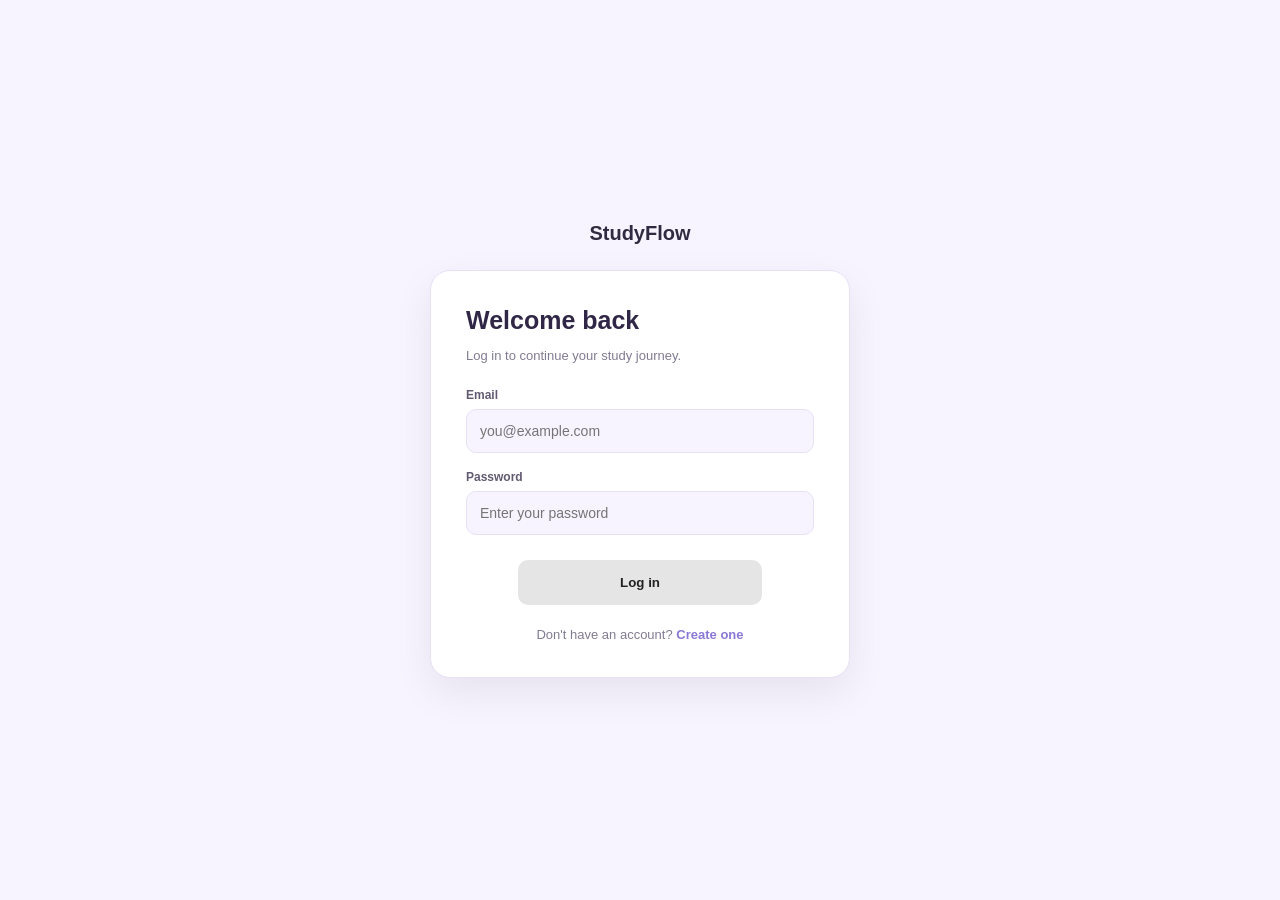
<file: index.html>
<!DOCTYPE html>
<html lang="en">

<head>

    <meta charset="UTF-8">

    <meta
        name="viewport"
        content="width=device-width, initial-scale=1.0"
    >

    <title>Student Task Manager</title>

    <!-- Google Font -->

    <link rel="preconnect" href="https://fonts.googleapis.com">

    <link
        rel="preconnect"
        href="https://fonts.gstatic.com"
        crossorigin
    >

    <link
        href="https://fonts.googleapis.com/css2?family=Poppins:wght@400;500;600;700&display=swap"
        rel="stylesheet"
    >

    <link rel="stylesheet" href="style.css">

</head>


<body>

<div class="container">


    <!-- =========================
         Header
    ========================== -->

    <div class="header">

        <div class="header-top">

            <div>

                <h1>Student Task Manager</h1>

                <p id="welcomeMessage">
                    Stay organized. Get things done.
                </p>

            </div>


            <div class="header-actions">

            

                <button
                    class="theme-btn"
                    onclick="toggleDarkMode()"
                >
                    🌙
                </button>

                <button
                    class="logout-btn"
                    onclick="logout()"
                >
                    Logout
                </button>

            </div>

        </div>

    </div>


        <!-- Statistics -->

        <div class="task-stats">

            <div class="stat-card">

                <span id="totalTasks">
                    0
                </span>

                <p>Total</p>

            </div>


            <div class="stat-card">

                <span id="pendingTasks">
                    0
                </span>

                <p>Pending</p>

            </div>


            <div class="stat-card">

                <span id="completedTasks">
                    0
                </span>

                <p>Completed</p>

            </div>

        </div>


    <!-- =========================
         Add Task
    ========================== -->

    <div class="task-box">

        <input
            type="text"
            id="taskInput"
            placeholder="What do you need to do?"
        >

        <input
            type="date"
            id="taskDate"
        >

        <select id="taskPriority">

            <option value="Low">
                Low
            </option>

            <option value="Medium">
                Medium
            </option>

            <option value="High">
                High
            </option>

        </select>

        <button onclick="addTask()">
            Add Task
        </button>

    </div>


    <!-- =========================
         Task Section
    ========================== -->

    <div class="task-section">

        <div id="todayReminder" class="today-reminder"></div>

        <h2>Your Tasks</h2>


        <div class="progress-card">
    <div class="progress-header">
        <span>Today's Progress</span>
        <strong id="todayProgressText">0 / 0</strong>
    </div>

    <div class="progress-bar">
        <div
            id="todayProgressBar"
            class="progress-fill"
        ></div>
    </div>
</div>


        <!-- Search -->

        <div class="task-search">

            <input
                type="text"
                id="searchInput"
                placeholder="Search tasks..."
                oninput="searchTasks()"
            >

        </div>


        <!-- Filters -->

        <div class="task-filters">

            <button
                onclick="filterTasks('all')"
                class="active"
            >
                All
            </button>

            <button
                onclick="filterTasks('pending')"
            >
                Pending
            </button>

            <button
                onclick="filterTasks('completed')"
            >
                Completed
            </button>

        </div>


        <!-- Task List -->

        <ul id="taskList"></ul>

    </div>


</div>


<!-- =========================
     Edit Task Modal
========================== -->

<div
    id="editModal"
    class="edit-modal"
>

    <div class="edit-modal-box">

        <h2>Edit Task</h2>


        <input
            type="text"
            id="editTaskText"
            placeholder="Task name"
        >


        <input
            type="date"
            id="editTaskDate"
        >


        <select id="editTaskPriority">

            <option value="Low">
                Low
            </option>

            <option value="Medium">
                Medium
            </option>

            <option value="High">
                High
            </option>

        </select>


        <div class="edit-modal-buttons">

            <button
                type="button"
                onclick="closeEditModal()"
            >
                Cancel
            </button>


            <button
                type="button"
                onclick="saveEditedTask()"
            >
                Save Changes
            </button>

        </div>

    </div>

</div>


<!-- Toast -->

<div id="toast" class="toast"></div>


<script src="script.js"></script>

</body>

</html>
</file>
<file: style.css>
* {
    box-sizing: border-box;
}

body {
    margin: 0;

    font-family: 'Poppins', sans-serif;

    background: linear-gradient(
        135deg,
        #f7f8fc,
        #eef1f8
    );

    min-height: 100vh;

    padding: 60px 20px;

    background: linear-gradient(
        135deg,
        #f8f9fb,
        #eef1f6
    );
}


/* Main container */

.container {
    width: 850px;
    max-width: 100%;

    margin: auto;

    background: rgba(255, 255, 255, 0.95);

    padding: 40px;

    border-radius: 24px;

    box-shadow:
        0 15px 40px rgba(0, 0, 0, 0.08);
}


/* Header */

.header {
    margin-bottom: 30px;
}

h1 {
    margin: 0;

    font-size: 32px;

    font-weight: 700;
}

.header p {
    margin-top: 8px;

    color: #777;

    font-size: 15px;
}


/* Task input section */

.task-box {
    display: grid;

    grid-template-columns:
        1fr
        auto
        auto
        auto;

    gap: 10px;

    margin-bottom: 35px;
}


input,
select {

    padding: 13px;

    border: 1px solid #e2e2e2;

    border-radius: 10px;

    font-family: inherit;

    font-size: 14px;

    outline: none;

    background: white;

    transition: 0.2s;
}


input:focus,
select:focus {

    border-color: #888;

    box-shadow:
        0 0 0 3px rgba(0, 0, 0, 0.04);
}


#taskInput {
    min-width: 0;
}


/* Add button */

.task-box button {

    border: none;

    border-radius: 10px;

    padding: 13px 20px;

    background: #222;

    color: white;

    font-family: inherit;

    font-weight: 500;

    cursor: pointer;

    transition: 0.2s;
}


.task-box button:hover {

    transform: translateY(-2px);

    box-shadow:
        0 5px 15px rgba(0, 0, 0, 0.15);
}


/* Task section */

.task-section h2 {

    font-size: 20px;

    margin-bottom: 15px;
}


ul {

    padding: 0;

    margin: 0;
}


/* Individual task */

li {

    list-style: none;

    background: #fafafa;

    border: 1px solid #eeeeee;

    padding: 17px;

    margin-top: 12px;

    border-radius: 14px;

    display: flex;

    align-items: center;

    gap: 12px;

    transition: 0.2s;
}


li:hover {

    transform: translateY(-2px);

    box-shadow:
        0 5px 15px rgba(0, 0, 0, 0.05);
}


/* Task information */

li div {

    flex: 1;
}


li strong {

    font-size: 15px;

    font-weight: 600;
}


li small {

    display: inline-block;

    margin-top: 5px;

    color: #777;

    font-size: 12px;
}


/* Task buttons */

li button {

    border: none;

    background: white;

    width: 35px;

    height: 35px;

    border-radius: 8px;

    cursor: pointer;

    font-size: 16px;

    transition: 0.2s;
}


li button:hover {

    background: #eeeeee;

    transform: scale(1.05);
}


/* Mobile */

@media (max-width: 700px) {

    body {

        padding: 25px 15px;

    }


    .container {

        padding: 25px;

        border-radius: 18px;

    }


    h1 {

        font-size: 25px;

    }


    .task-box {

        grid-template-columns: 1fr;

    }


    .task-box button {

        width: 100%;

    }

}

/* AUTHENTICATION PAGES */

.auth-page {

    min-height: 100vh;

    display: flex;

    align-items: center;

    justify-content: center;

    padding: 20px;

}


.auth-container {

    width: 420px;

    max-width: 100%;

}


.auth-logo {

    display: flex;

    justify-content: center;

    align-items: center;

    gap: 10px;

    font-size: 20px;

    font-weight: 700;

    margin-bottom: 25px;

}


.auth-card {

    background: var(--card);

    border: 1px solid var(--border);

    border-radius: 20px;

    padding: 35px;

    box-shadow:
        0 15px 40px rgba(0, 0, 0, 0.07);

}


.auth-card h1 {

    font-size: 25px;

    margin-bottom: 8px;

}


.auth-card > p {

    color: var(--muted);

    font-size: 13px;

    margin-bottom: 25px;

}


.auth-card form {

    display: flex;

    flex-direction: column;

}


.auth-card label {

    font-size: 12px;

    font-weight: 600;

    margin-bottom: 7px;

}


.auth-card input {

    padding: 13px;

    border: 1px solid var(--border);

    border-radius: 10px;

    background: var(--background);

    font-family: inherit;

    outline: none;

    margin-bottom: 17px;

}


.auth-card input:focus {

    border-color: var(--purple);

}


.auth-card form button {

    width: 70%;
    align-self: center;

    padding: 15px 20px;

    border: none;
    border-radius: 10px;

    background: #e5e5e5;
    color: #222;

    font-family: inherit;
    font-weight: 600;

    cursor: pointer;

    margin-top: 8px;

    transition: 0.2s;
}

.auth-card form button:hover {
    background: #d8d8d8;
    transform: translateY(-1px);
}
    

.auth-card form button:hover {
    background: #d8d8d8;
    transform: translateY(-1px);
}


.auth-switch {

    text-align: center;

    margin-top: 20px !important;

    margin-bottom: 0 !important;

}


.auth-switch {

    text-align: center !important;
    width: 100%;
    margin-top: 22px !important;
    margin-bottom: 0 !important;

    color: var(--muted);
    font-size: 13px;
}

.auth-switch a {
    color: var(--purple);
    font-weight: 600;
    text-decoration: none;
}

/* Task Statistics */

.task-stats {
    display: flex;
    gap: 15px;
    margin: 20px 0;
}

.stat-card {
    flex: 1;
    background: #f7f7f7;
    border-radius: 12px;
    padding: 18px;
    text-align: center;
    border: 1px solid #e5e5e5;
}

.stat-card span {
    display: block;
    font-size: 28px;
    font-weight: 600;
    color: #333;
}

.stat-card p {
    margin: 5px 0 0;
    font-size: 14px;
    color: #777;
}

/* Task List */

#taskList {
    list-style: none;
    padding: 0;
    margin-top: 20px;
}

#taskList li {
    display: flex;
    align-items: center;
    justify-content: space-between;
    gap: 15px;
    background: #ffffff;
    border: 1px solid #e5e5e5;
    border-radius: 12px;
    padding: 16px;
    margin-bottom: 12px;
    box-shadow: 0 2px 6px rgba(0, 0, 0, 0.05);
}

#taskList li > div:first-child {
    flex: 1;
}

#taskList strong {
    font-size: 16px;
    font-weight: 600;
}

#taskList small {
    display: inline-block;
    margin-top: 5px;
    color: #777;
    font-size: 13px;
}

/* Task Buttons */

#taskList button {
    border: none;
    border-radius: 8px;
    padding: 8px 11px;
    cursor: pointer;
    font-size: 15px;
}

#taskList button:hover {
    transform: translateY(-1px);
}

/* Priority Labels */

.priority-low {
    color: #2e7d32 !important;
    font-weight: 500;
}

.priority-medium {
    color: #ef6c00 !important;
    font-weight: 500;
}

.priority-high {
    color: #d32f2f !important;
    font-weight: 600;
}

/* Header Layout */

.header-top {
    display: flex;
    align-items: center;
    justify-content: space-between;
    gap: 20px;
}

.header-top h1 {
    margin-bottom: 5px;
}

/* Logout Button */

.logout-btn {
    background: #333;
    color: white;
    border: none;
    padding: 9px 16px;
    border-radius: 8px;
    font-family: inherit;
    font-size: 14px;
    cursor: pointer;
    transition: 0.2s ease;
}

.logout-btn:hover {
    transform: translateY(-1px);
    opacity: 0.85;
}

.task-filters {
    display: flex;
    gap: 10px;
    margin: 20px 0;
}

.task-filters button {
    border: 1px solid #ddd;
    background: #fff;
    color: #555;
    padding: 8px 16px;
    border-radius: 8px;
    cursor: pointer;
    font-family: inherit;
    font-size: 14px;
    transition: 0.2s ease;
}

.task-filters button:hover {
    background: #f5f5f5;
}

.task-filters button.active {
    background: #333;
    color: #fff;
    border-color: #333;
}

.task-search {
    margin: 20px 0 12px;
}

.task-search input {
    width: 100%;
    box-sizing: border-box;
    padding: 12px 15px;
    border: 1px solid #ddd;
    border-radius: 10px;
    background: #fff;
    font-family: inherit;
    font-size: 14px;
    outline: none;
    transition: 0.2s ease;
}

.task-search input:focus {
    border-color: #999;
    box-shadow: 0 0 0 3px rgba(0, 0, 0, 0.05);
}

.task-search input::placeholder {
    color: #999;
}

/* =========================
   StudyFlow UI Polish
========================= */

body {
    background: #f5f6f8;
}

/* Main container */
.container {
    max-width: 900px;
    margin: 40px auto;
}

/* Header */
.header {
    background: #ffffff;
    border-radius: 16px;
    padding: 28px 30px;
    margin-bottom: 20px;
    border: 1px solid #e8e8e8;
    box-shadow: 0 4px 15px rgba(0, 0, 0, 0.04);
}

.header-top {
    align-items: center;
}

.header-top h1 {
    font-size: 28px;
    letter-spacing: -0.5px;
}

.header-top p {
    color: #777;
}

/* Add task box */
.task-box {
    background: #ffffff;
    padding: 20px;
    border-radius: 16px;
    border: 1px solid #e8e8e8;
    box-shadow: 0 4px 15px rgba(0, 0, 0, 0.04);
}

/* Inputs */
.task-box input,
.task-box select {
    border: 1px solid #ddd;
    border-radius: 10px;
    padding: 11px 13px;
    outline: none;
    transition: 0.2s ease;
}

.task-box input:focus,
.task-box select:focus {
    border-color: #999;
    box-shadow: 0 0 0 3px rgba(0, 0, 0, 0.04);
}

/* Add button */
.task-box button {
    border: none;
    border-radius: 10px;
    padding: 11px 18px;
    cursor: pointer;
    transition: 0.2s ease;
}

.task-box button:hover {
    transform: translateY(-1px);
}

/* Task section */
.task-section {
    background: #ffffff;
    margin-top: 20px;
    padding: 25px;
    border-radius: 16px;
    border: 1px solid #e8e8e8;
    box-shadow: 0 4px 15px rgba(0, 0, 0, 0.04);
}

.task-section h2 {
    margin-top: 0;
    font-size: 21px;
}

/* Stats */
.stat-card {
    background: #fafafa;
    border-radius: 12px;
    transition: 0.2s ease;
}

.stat-card:hover {
    transform: translateY(-2px);
}

/* Task cards */
#taskList li {
    transition: 0.2s ease;
}

#taskList li:hover {
    transform: translateY(-2px);
    box-shadow: 0 5px 14px rgba(0, 0, 0, 0.08);
}

/* Mobile */
@media (max-width: 700px) {

    .container {
        margin: 20px 12px;
    }

    .header {
        padding: 22px;
    }

    .header-top {
        align-items: flex-start;
    }

    .header-top h1 {
        font-size: 23px;
    }

    .task-box {
        display: flex;
        flex-direction: column;
        gap: 10px;
    }

    .task-box input,
    .task-box select,
    .task-box button {
        width: 100%;
        box-sizing: border-box;
    }

    .task-stats {
        flex-direction: column;
    }

    .task-section {
        padding: 18px;
    }

    #taskList li {
        flex-wrap: wrap;
    }
}

/* =========================
   Task Action Buttons
========================= */

#taskList button {
    min-width: 38px;
    height: 38px;
    display: inline-flex;
    align-items: center;
    justify-content: center;
    background: #f5f5f5;
    color: #333;
    border: 1px solid #e1e1e1;
    transition: all 0.2s ease;
}

#taskList button:hover {
    background: #333;
    color: #fff;
    transform: translateY(-2px);
}

/* Task action area */
#taskList li > button {
    flex-shrink: 0;
}

/* Completed task */
#taskList strong {
    transition: 0.2s ease;
}

/* Search box */
.task-search input {
    transition: all 0.2s ease;
}

.task-search input:focus {
    border-color: #777;
    box-shadow: 0 0 0 3px rgba(0, 0, 0, 0.06);
}

/* Filter buttons */
.task-filters button {
    transition: all 0.2s ease;
}

.task-filters button:hover {
    transform: translateY(-1px);
}

.task-filters button.active {
    box-shadow: 0 3px 8px rgba(0, 0, 0, 0.12);
}

/* =========================
   Improved Add Task Section
========================= */

.task-box {
    display: grid;
    grid-template-columns: 1fr 160px 130px auto;
    gap: 12px;
    align-items: center;
}

.task-box input,
.task-box select {
    width: 100%;
    box-sizing: border-box;
    font-family: inherit;
    font-size: 14px;
    background: #fff;
}

.task-box input[type="text"] {
    min-width: 0;
}

.task-box button {
    background: #333;
    color: #fff;
    font-weight: 500;
    white-space: nowrap;
}

.task-box button:hover {
    background: #222;
    transform: translateY(-1px);
}

/* Mobile layout */
@media (max-width: 700px) {
    .task-box {
        display: flex;
        flex-direction: column;
        align-items: stretch;
    }

    .task-box input,
    .task-box select,
    .task-box button {
        width: 100%;
    }
}

/* =========================
   Header Polish
========================= */

.header-top {
    display: flex;
    justify-content: space-between;
    align-items: center;
}

.header-top h1 {
    font-size: 30px;
    font-weight: 650;
    margin: 0;
    letter-spacing: -0.7px;
}

.header-top p {
    margin-top: 8px;
    font-size: 14px;
    color: #888;
}

/* Logout button */
.logout-btn {
    background: #fff;
    color: #444;
    border: 1px solid #ddd;
    padding: 9px 16px;
    border-radius: 9px;
    font-size: 13px;
    font-weight: 500;
    cursor: pointer;
    transition: all 0.2s ease;
}

.logout-btn:hover {
    background: #333;
    color: #fff;
    border-color: #333;
    transform: translateY(-1px);
}

/* Mobile header */
@media (max-width: 700px) {
    .header-top h1 {
        font-size: 23px;
    }

    .header-top {
        gap: 12px;
    }

    .logout-btn {
        padding: 8px 12px;
        font-size: 12px;
    }
}

/* =========================
   Statistics Cards
========================= */

.task-stats {
    display: grid;
    grid-template-columns: repeat(3, 1fr);
    gap: 14px;
    margin: 18px 0 22px;
}

.stat-card {
    background: #fafafa;
    border: 1px solid #e7e7e7;
    border-radius: 14px;
    padding: 20px 15px;
    text-align: center;
    transition: all 0.2s ease;
}

.stat-card:hover {
    transform: translateY(-3px);
    box-shadow: 0 6px 16px rgba(0, 0, 0, 0.06);
}

.stat-card span {
    font-size: 30px;
    font-weight: 650;
    color: #333;
    line-height: 1;
}

.stat-card p {
    margin: 8px 0 0;
    font-size: 13px;
    color: #888;
    font-weight: 500;
}

/* Mobile statistics */
@media (max-width: 700px) {
    .task-stats {
        grid-template-columns: 1fr;
    }

    .stat-card {
        padding: 16px;
    }
}

/* =========================
   Search & Filter Polish
========================= */

.task-search {
    margin: 22px 0 14px;
}

.task-search input {
    width: 100%;
    box-sizing: border-box;
    padding: 13px 16px;
    border: 1px solid #dedede;
    border-radius: 11px;
    background: #fafafa;
    color: #333;
    font-family: inherit;
    font-size: 14px;
    outline: none;
    transition: all 0.2s ease;
}

.task-search input::placeholder {
    color: #999;
}

.task-search input:focus {
    background: #fff;
    border-color: #999;
    box-shadow: 0 0 0 3px rgba(0, 0, 0, 0.05);
}

/* Filter buttons */
.task-filters {
    display: flex;
    gap: 8px;
    margin: 14px 0 20px;
}

.task-filters button {
    background: #fff;
    color: #666;
    border: 1px solid #ddd;
    border-radius: 9px;
    padding: 8px 15px;
    font-family: inherit;
    font-size: 13px;
    cursor: pointer;
    transition: all 0.2s ease;
}

.task-filters button:hover {
    background: #f5f5f5;
    transform: translateY(-1px);
}

.task-filters button.active {
    background: #333;
    color: #fff;
    border-color: #333;
}

/* Mobile */
@media (max-width: 700px) {
    .task-filters {
        flex-wrap: wrap;
    }

    .task-filters button {
        flex: 1;
    }
}

/* =========================
   Mobile Task Cards
========================= */

@media (max-width: 600px) {

    #taskList li {
        display: grid;
        grid-template-columns: 1fr auto auto auto;
        gap: 8px;
        padding: 14px;
    }

    #taskList li > div:first-child {
        min-width: 0;
    }

    #taskList strong {
        font-size: 14px;
        word-break: break-word;
    }

    #taskList small {
        font-size: 12px;
    }

    #taskList button {
        min-width: 34px;
        height: 34px;
        padding: 6px;
        font-size: 14px;
    }
}

/* =========================
   Dark Mode
========================= */

.header-actions {
    display: flex;
    align-items: center;
    gap: 8px;
}

.theme-btn {
    width: 38px;
    height: 38px;
    border: 1px solid #ddd;
    border-radius: 9px;
    background: #fff;
    cursor: pointer;
    font-size: 16px;
    transition: all 0.2s ease;
}

.theme-btn:hover {
    transform: translateY(-1px);
    background: #f5f5f5;
}

/* Dark theme */

body.dark-mode {
    background: #181818;
    color: #eee;
}

body.dark-mode .header,
body.dark-mode .task-box,
body.dark-mode .task-section {
    background: #222;
    border-color: #333;
}

body.dark-mode .header-top p,
body.dark-mode .stat-card p {
    color: #aaa;
}

body.dark-mode .stat-card {
    background: #292929;
    border-color: #383838;
}

body.dark-mode .stat-card span {
    color: #eee;
}

body.dark-mode .task-box input,
body.dark-mode .task-box select,
body.dark-mode .task-search input {
    background: #292929;
    color: #eee;
    border-color: #444;
}

body.dark-mode .task-search input::placeholder {
    color: #888;
}

body.dark-mode #taskList li {
    background: #292929;
    border-color: #3a3a3a;
}

body.dark-mode #taskList button,
body.dark-mode .task-filters button,
body.dark-mode .theme-btn,
body.dark-mode .logout-btn {
    background: #292929;
    color: #eee;
    border-color: #444;
}

body.dark-mode .task-filters button.active {
    background: #eee;
    color: #222;
    border-color: #eee;
}

body.dark-mode .theme-btn:hover,
body.dark-mode .logout-btn:hover {
    background: #eee;
    color: #222;
}

body.dark-mode .task-box button {
    background: #eee;
    color: #222;
}

/* =========================
   Toast Notifications
========================= */

.toast {
    position: fixed;
    bottom: 25px;
    right: 25px;
    background: #333;
    color: #fff;
    padding: 13px 18px;
    border-radius: 10px;
    font-size: 14px;
    box-shadow: 0 5px 20px rgba(0, 0, 0, 0.15);
    opacity: 0;
    transform: translateY(15px);
    pointer-events: none;
    transition: all 0.3s ease;
    z-index: 9999;
}

.toast.show {
    opacity: 1;
    transform: translateY(0);
}

body.dark-mode .toast {
    background: #eee;
    color: #222;
}

@media (max-width: 600px) {
    .toast {
        left: 15px;
        right: 15px;
        bottom: 18px;
        text-align: center;
    }
}

/* =========================
   Edit Task Modal
========================= */

.edit-modal {
    display: none;
    position: fixed;
    inset: 0;
    background: rgba(0, 0, 0, 0.45);
    align-items: center;
    justify-content: center;
    z-index: 10000;
}

.edit-modal-box {
    width: 90%;
    max-width: 420px;
    background: #ffffff;
    border-radius: 16px;
    padding: 25px;
    box-sizing: border-box;
    box-shadow: 0 15px 40px rgba(0, 0, 0, 0.2);
}

.edit-modal-box h2 {
    margin: 0 0 20px;
    font-size: 22px;
}

.edit-modal-box input,
.edit-modal-box select {
    width: 100%;
    box-sizing: border-box;
    padding: 12px;
    margin-bottom: 12px;
    border: 1px solid #ddd;
    border-radius: 9px;
    font-family: inherit;
    font-size: 14px;
    background: #fff;
}

.edit-modal-buttons {
    display: flex;
    justify-content: flex-end;
    gap: 10px;
    margin-top: 8px;
}

.edit-modal-buttons button {
    padding: 10px 16px;
    border-radius: 8px;
    border: 1px solid #ddd;
    cursor: pointer;
    font-family: inherit;
    font-size: 14px;
}

.edit-modal-buttons button:last-child {
    background: #333;
    color: #fff;
    border-color: #333;
}

/* Dark mode */

body.dark-mode .edit-modal-box {
    background: #222;
    color: #eee;
}

body.dark-mode .edit-modal-box input,
body.dark-mode .edit-modal-box select {
    background: #292929;
    color: #eee;
    border-color: #444;
}

body.dark-mode .edit-modal-buttons button {
    background: #292929;
    color: #eee;
    border-color: #444;
}

body.dark-mode .edit-modal-buttons button:last-child {
    background: #eee;
    color: #222;
    border-color: #eee;
}

.today-reminder {
    display: none;
    margin-bottom: 18px;
    padding: 14px 16px;
    background: #f5f5f5;
    border: 1px solid #ddd;
    border-radius: 10px;
    font-size: 14px;
    color: #333;
}

.today-reminder {
    display: none;
    margin-bottom: 18px;
    padding: 14px 18px;
    background: #f8f9fb;
    border: 1px solid #e2e4e8;
    border-radius: 12px;
    font-size: 14px;
    line-height: 1.5;
    color: #333;
    box-shadow: 0 3px 10px rgba(0, 0, 0, 0.04);
}

.today-reminder div + div {
    margin-top: 8px !important;
}

.task-card {
    transition: transform 0.2s ease, box-shadow 0.2s ease;
}

.task-card:hover {
    transform: translateY(-2px);
    box-shadow: 0 6px 18px rgba(0, 0, 0, 0.08);
}

.task-card.completed {
    opacity: 0.7;
}

.task-card.completed .task-text {
    text-decoration: line-through;
}

.priority-high {
    font-weight: 600;
}

.priority-medium {
    font-weight: 500;
}

.priority-low {
    font-weight: 500;
}

/* Due date color cues */

.due-overdue {
    background: #fff0f0 !important;
    border-left: 4px solid #e74c3c !important;
}

.due-today {
    background: #fff7e6 !important;
    border-left: 4px solid #f39c12 !important;
}

.due-tomorrow {
    background: #fffbea !important;
    border-left: 4px solid #f1c40f !important;
}

.due-future {
    background: #ffffff !important;
}

.due-completed {
    opacity: 0.6;
}

/* Today's Progress */

.progress-card {
    background: white;
    border-radius: 12px;
    padding: 18px 20px;
    margin-top: 18px;
    box-shadow: 0 3px 10px rgba(0, 0, 0, 0.06);
}

.progress-header {
    display: flex;
    justify-content: space-between;
    align-items: center;
    margin-bottom: 12px;
    font-size: 15px;
}

.progress-header strong {
    font-size: 14px;
    font-weight: 600;
}

.progress-bar {
    width: 100%;
    height: 9px;
    background: #eeeeee;
    border-radius: 10px;
    overflow: hidden;
}

.progress-fill {
    width: 0%;
    height: 100%;
    border-radius: 10px;
    background: #f4b183;
    transition: width 0.3s ease;
}






body {
    background: #F7F4FF !important;
}


/* ===== StudyFlow Lavender Theme ===== */

:root {
    --purple: #8B78D6;
    --purple-dark: #7059C4;
    --purple-light: #EAE4FF;
    --background: #F7F4FF;
    --card: #FFFFFF;
    --border: #E8E1F5;
    --muted: #817B91;
    --text: #302B40;
}

/* Main page */
body {
    background: #F7F4FF !important;
    color: #302B40;
}

/* Main container and sections */
.container {
    background: #FFFFFF !important;
    border: 1px solid #E8E1F5;
    border-radius: 20px;
    box-shadow: 0 8px 28px rgba(112, 89, 196, 0.08);
}

.header,
.task-box,
.task-section,
.task-stats,
.stat-card {
    border-color: #E8E1F5;
}

.task-box,
.task-section,
.stat-card {
    border-radius: 16px;
}

/* Headings */
h1, h2, h3 {
    color: #302B40;
}

/* Inputs and search */
input,
select,
textarea,
.task-search {
    background-color: #FFFFFF;
    color: #302B40;
    border: 1px solid #DDD4F0;
    border-radius: 10px;
}

input:focus,
select:focus,
textarea:focus,
.task-search:focus {
    outline: none;
    border-color: #8B78D6;
    box-shadow: 0 0 0 3px rgba(139, 120, 214, 0.15);
}

/* Primary buttons */
button {
    transition: background-color 0.2s ease,
                transform 0.2s ease,
                box-shadow 0.2s ease;
}

button[type="submit"],
#addTaskBtn,
.add-task-btn {
    background: #8B78D6;
    color: #FFFFFF;
    border: none;
    border-radius: 10px;
}

button[type="submit"]:hover,
#addTaskBtn:hover,
.add-task-btn:hover {
    background: #7059C4;
    box-shadow: 0 4px 12px rgba(112, 89, 196, 0.2);
}

/* Statistics */
.stat-card {
    background: #F9F7FF;
    border: 1px solid #E8E1F5;
}

.stat-card h2,
.stat-card .stat-number {
    color: #7059C4;
}

/* Task cards */
#taskList > *,
.task-item,
.task-card {
    border-color: #E8E1F5;
    border-radius: 12px;
}

.task-item,
.task-card {
    background: #FFFFFF;
}

/* Filters */
.task-filters button,
.filter-btn {
    border-radius: 9px;
}

.task-filters button.active,
.filter-btn.active {
    background: #EAE4FF;
    color: #7059C4;
    border-color: #D8CDF8;
}

/* Modal */
.modal-content,
.modal-container {
    background: #FFFFFF;
    border: 1px solid #E8E1F5;
    border-radius: 18px;
}

/* Keyboard focus */
button:focus-visible,
a:focus-visible {
    outline: 2px solid #8B78D6;
    outline-offset: 3px;
}

/* Mobile spacing */
@media (max-width: 600px) {
    .container {
        border-radius: 14px;
    }

    .task-box,
    .task-section,
    .stat-card {
        border-radius: 12px;
    }
}


/* ===== StudyFlow Sidebar & Navigation ===== */

.sidebar {
    background: #ffffff;
    border-right: 1px solid #e9e0f7;
    box-shadow: 2px 0 12px rgba(95, 70, 140, 0.04);
}

.sidebar a,
.sidebar button {
    transition: all 0.2s ease;
    border-radius: 10px;
}

/* Navigation hover */
.sidebar a:hover,
.sidebar button:hover {
    background: #f1eaff;
    color: #7550b5;
}

/* Active navigation item */
.sidebar a.active,
.sidebar button.active {
    background: #e9ddff;
    color: #6941a5;
    font-weight: 600;
}

/* Dashboard headings */
h1,
h2,
h3 {
    color: #302747;
}

/* General text */
p,
label {
    color: #625a70;
}

/* ===== StudyFlow Header Refinement ===== */

.header {
    background: #ffffff;
    border: 1px solid #e8def8;
    border-radius: 18px;
    padding: 22px;
    box-shadow: 0 4px 16px rgba(105, 76, 150, 0.06);
}

.header-top {
    display: flex;
    align-items: center;
    justify-content: space-between;
    gap: 16px;
    flex-wrap: wrap;
}

.header-actions {
    display: flex;
    align-items: center;
    gap: 10px;
}

.theme-btn,
.logout-btn {
    border: 1px solid #e3d6f8;
    border-radius: 10px;
    padding: 10px 15px;
    cursor: pointer;
}

.theme-btn {
    background: #f0e8ff;
    color: #7048a8;
}

.logout-btn {
    background: #ffffff;
    color: #66536f;
}

.theme-btn:hover {
    background: #e4d5ff;
}

.logout-btn:hover {
    background: #f8f3ff;
}

/* ===== StudyFlow Statistics & Progress ===== */

.task-stats {
    display: grid;
    grid-template-columns: repeat(3, minmax(0, 1fr));
    gap: 16px;
    margin-top: 22px;
}

.stat-card {
    background: #ffffff;
    border: 1px solid #e8def8;
    border-radius: 16px;
    padding: 22px;
    box-shadow: 0 4px 14px rgba(105, 76, 150, 0.06);
    transition: transform 0.2s ease, box-shadow 0.2s ease;
}

.stat-card:hover {
    transform: translateY(-3px);
    box-shadow: 0 8px 20px rgba(105, 76, 150, 0.10);
}

.progress-card {
    background: #ffffff;
    border: 1px solid #e8def8;
    border-radius: 16px;
    padding: 22px;
    margin-top: 20px;
    box-shadow: 0 4px 14px rgba(105, 76, 150, 0.06);
}

.progress-bar {
    background: #eee6fa;
    border-radius: 999px;
    overflow: hidden;
}

.progress-fill {
    background: linear-gradient(90deg, #b99bea, #8864ce);
    border-radius: 999px;
    transition: width 0.3s ease;
}

@media (max-width: 600px) {
    .task-stats {
        grid-template-columns: 1fr;
        gap: 12px;
    }

    .stat-card,
    .progress-card {
        padding: 17px;
    }
}


/* ===== StudyFlow Task Form ===== */

.task-box {
    background: #ffffff;
    border: 1px solid #e8def8;
    border-radius: 18px;
    padding: 24px;
    margin-top: 22px;
    box-shadow: 0 4px 16px rgba(105, 76, 150, 0.06);
}

#taskInput,
#taskDate,
#taskPriority,
#searchInput {
    box-sizing: border-box;
    min-height: 44px;
    padding: 11px 13px;
    border: 1px solid #e2d6f4;
    border-radius: 10px;
    background: #fff;
    color: #352b46;
    transition: border-color 0.2s ease,
                box-shadow 0.2s ease;
}

#taskInput:focus,
#taskDate:focus,
#taskPriority:focus,
#searchInput:focus {
    border-color: #a98add;
    box-shadow: 0 0 0 3px rgba(169, 138, 221, 0.16);
    outline: none;
}

#taskInput::placeholder,
#searchInput::placeholder {
    color: #a097b0;
}


/* ===== StudyFlow Task Filters ===== */

.task-filters {
    display: flex;
    flex-wrap: wrap;
    gap: 10px;
    margin: 16px 0;
}

.task-filters button {
    padding: 9px 16px;
    border: 1px solid #e4d8f5;
    border-radius: 10px;
    background: #ffffff;
    color: #695b7b;
    cursor: pointer;
    transition: background 0.2s ease,
                color 0.2s ease,
                border-color 0.2s ease;
}

.task-filters button:hover {
    background: #f1e9ff;
    border-color: #cdb8ee;
}

.task-filters button.active {
    background: #e9ddff;
    border-color: #c7aff0;
    color: #6941a5;
    font-weight: 600;
}


/* ===== StudyFlow Task List ===== */

#taskList {
    list-style: none;
    padding: 0;
    margin: 18px 0 0;
}

#taskList > li {
    background: #ffffff;
    border: 1px solid #e8def8;
    border-radius: 14px;
    padding: 16px 18px;
    margin-bottom: 12px;
    box-shadow: 0 3px 12px rgba(105, 76, 150, 0.05);
    transition: box-shadow 0.2s ease,
                border-color 0.2s ease;
}

#taskList > li:hover {
    border-color: #cdb8ee;
    box-shadow: 0 6px 16px rgba(105, 76, 150, 0.10);
}


/* ===== StudyFlow Task Action Buttons ===== */

#taskList > li > button {
    min-width: 38px;
    min-height: 38px;
    margin: 10px 6px 0 0;
    padding: 8px;
    border: 1px solid #e7dcf7;
    border-radius: 10px;
    background: #f8f4ff;
    cursor: pointer;
    transition: background 0.2s ease,
                transform 0.2s ease;
}

#taskList > li > button:hover {
    background: #ece1ff;
    transform: translateY(-2px);
}

#taskList > li > .complete-btn {
    background: #e9f7ed;
    border-color: #ccebd5;
}

#taskList > li > .complete-btn:hover {
    background: #d8f1e0;
}

#taskList > li > .edit-btn:hover {
    background: #e9ddff;
}

#taskList > li > .delete-btn:hover {
    background: #fff0f0;
    border-color: #f2cccc;
}


/* ===== StudyFlow Edit Task Modal ===== */

.edit-modal {
    background: rgba(40, 28, 58, 0.45);
    backdrop-filter: blur(4px);
    padding: 20px;
}

.edit-modal-box {
    width: 100%;
    max-width: 440px;
    box-sizing: border-box;
    padding: 28px;
    background: #ffffff;
    border: 1px solid #e8def8;
    border-radius: 20px;
    box-shadow: 0 18px 55px rgba(52, 35, 78, 0.18);
}

#editTaskText,
#editTaskDate,
#editTaskPriority {
    width: 100%;
    box-sizing: border-box;
    min-height: 44px;
    margin: 8px 0 14px;
    padding: 11px 13px;
    border: 1px solid #e2d6f4;
    border-radius: 10px;
    background: #fdfbff;
    color: #352b46;
}

#editTaskText:focus,
#editTaskDate:focus,
#editTaskPriority:focus {
    outline: none;
    border-color: #a98add;
    box-shadow: 0 0 0 3px rgba(169, 138, 221, 0.16);
}

.edit-modal-buttons {
    display: flex;
    justify-content: flex-end;
    flex-wrap: wrap;
    gap: 10px;
    margin-top: 12px;
}

.edit-modal-buttons button {
    min-height: 42px;
    padding: 10px 18px;
    border: 1px solid #e2d6f4;
    border-radius: 10px;
    cursor: pointer;
    transition: background 0.2s ease;
}

.edit-modal-buttons button:hover {
    background: #eee5ff;
}

/* ===== StudyFlow Toast Notifications ===== */

#toast {
    background: #352747;
    color: #ffffff;
    padding: 14px 20px;
    border-radius: 12px;
    box-shadow: 0 8px 24px rgba(45, 30, 65, 0.18);
    font-size: 14px;
    max-width: calc(100vw - 40px);
    box-sizing: border-box;
}

/* Keep notification text readable */
#toast.show {
    opacity: 1;
}

/* Mobile-friendly positioning */
@media (max-width: 600px) {
    #toast {
        padding: 12px 16px;
        font-size: 13px;
    }
}

/* ===== StudyFlow Mobile Responsive UI ===== */

@media (max-width: 600px) {
    .container {
        width: 100%;
        max-width: 100%;
        padding: 14px;
        box-sizing: border-box;
    }

    .header {
        padding: 18px;
    }

    .header-top {
        flex-wrap: wrap;
        gap: 12px;
    }

    .header-actions {
        flex-wrap: wrap;
        gap: 8px;
    }

    .task-stats {
        grid-template-columns: 1fr;
        gap: 12px;
    }

    .task-box {
        padding: 16px;
    }

    .task-filters {
        flex-wrap: wrap;
    }

    #taskList > li {
        padding: 14px;
        overflow-wrap: anywhere;
    }

    #taskList > li > button {
        margin-top: 8px;
    }

    .edit-modal-box {
        width: 100%;
        max-width: 100%;
        box-sizing: border-box;
        padding: 20px;
    }
}


/* ===== StudyFlow Two-Column Dashboard ===== */

/* Keep the dashboard centered */
.container {
    width: 100%;
    max-width: 1400px;
    margin: 0 auto;
    padding: 24px;
    box-sizing: border-box;
}

/* Statistics stay in one horizontal row */
.task-stats {
    display: grid;
    grid-template-columns: repeat(3, minmax(0, 1fr));
    gap: 16px;
}

/* Add Task on the left, Your Tasks on the right */
.container {
    display: grid;
    grid-template-columns: minmax(280px, 0.8fr) minmax(0, 1.7fr);
    column-gap: 24px;
    row-gap: 20px;
    align-items: start;
}

/* Header stretches across both columns */
.container > .header {
    grid-column: 1 / -1;
}

/* Task form occupies the left column */
.container > .task-box {
    grid-column: 1;
    grid-row: 2;
    min-width: 0;
}

/* Main task section occupies the right column */
.container > .task-section {
    grid-column: 2;
    grid-row: 2;
    min-width: 0;
}

/* Keep form controls within their column */
.task-box input,
.task-box select {
    max-width: 100%;
    box-sizing: border-box;
}

/* Mobile: stack the columns when space is limited */
@media (max-width: 760px) {
    .container {
        display: grid;
        grid-template-columns: minmax(0, 1fr);
        padding: 14px;
        gap: 16px;
    }

    .container > .header,
    .container > .task-box,
    .container > .task-section {
        grid-column: 1;
        grid-row: auto;
        min-width: 0;
    }

    .task-stats {
        grid-template-columns: repeat(3, minmax(0, 1fr));
        gap: 8px;
    }
}

@media (max-width: 420px) {
    .task-stats {
        grid-template-columns: 1fr;
    }
}

/* ===== Dashboard Layout Refinement ===== */

/* Add Task panel */
.container > .task-box {
    align-self: start;
    padding: 24px;
    border-radius: 18px;
}

/* Your Tasks panel */
.container > .task-section {
    align-self: start;
    padding: 22px;
    border-radius: 18px;
    background: rgba(255, 255, 255, 0.65);
    border: 1px solid #e5d9fa;
}

/* Make section headings consistent */
.task-section h2 {
    margin-top: 0;
    margin-bottom: 18px;
}

/* Arrange task form controls neatly */
.task-box input,
.task-box select {
    width: 100%;
    margin-bottom: 12px;
}

/* Keep statistics side by side */
.task-stats {
    grid-template-columns: repeat(3, minmax(0, 1fr));
    gap: 12px;
    margin-bottom: 18px;
}

.stat-card {
    min-width: 0;
    padding: 16px;
    border-radius: 14px;
    box-sizing: border-box;
}

/* Keep search and filters compact */
.task-search {
    margin-bottom: 12px;
}

.task-filters {
    gap: 8px;
    margin-bottom: 14px;
}

/* Keep task cards readable */
#taskList > li {
    display: flex;
    flex-wrap: wrap;
    align-items: center;
    gap: 10px;
    margin-bottom: 12px;
    border-radius: 14px;
}

#taskList > li > div {
    flex: 1 1 180px;
    min-width: 0;
}

/* Tablet and mobile adjustments */
@media (max-width: 760px) {
    .container > .task-box,
    .container > .task-section {
        padding: 16px;
    }

    .task-stats {
        grid-template-columns: repeat(3, minmax(0, 1fr));
        gap: 8px;
    }

    .stat-card {
        padding: 10px;
    }
}

@media (max-width: 420px) {
    .task-stats {
        grid-template-columns: 1fr;
    }
}

/* ===== Fix Add Task Panel Overlap ===== */

.container > .task-box {
    width: 100%;
    min-width: 0;
    max-width: 100%;
    box-sizing: border-box;
    overflow: hidden;
}

/* Keep all form controls inside the panel */
.container > .task-box input,
.container > .task-box select,
.container > .task-box textarea {
    display: block;
    width: 100%;
    max-width: 100%;
    min-width: 0;
    box-sizing: border-box;
}

/* Prevent the Add Task button from overflowing */
.container > .task-box button {
    max-width: 100%;
    box-sizing: border-box;
}

/* Give the two dashboard columns enough room */
.container {
    grid-template-columns: minmax(0, 0.85fr) minmax(0, 1.6fr);
    column-gap: 20px;
}

/* Stack the panels on smaller screens */
@media (max-width: 760px) {
    .container {
        grid-template-columns: minmax(0, 1fr);
    }

    .container > .task-box,
    .container > .task-section {
        grid-column: 1;
        grid-row: auto;
    }
}

/* ===== Fix Add Task Button ===== */

.container > .task-box button {
    display: block;
    width: 100%;
    min-width: 0;
    max-width: 100%;
    min-height: 46px;
    padding: 12px 16px;
    margin-top: 8px;
    border: none;
    border-radius: 12px;
    background: #7853b8;
    color: #ffffff;
    font-size: 15px;
    font-weight: 600;
    line-height: 1.4;
    white-space: normal;
    overflow-wrap: anywhere;
    box-sizing: border-box;
    cursor: pointer;
    transition: background 0.2s ease, transform 0.2s ease;
}

.container > .task-box button:hover {
    background: #64419e;
    transform: translateY(-1px);
}

/* Give the form a little more breathing room */
.container > .task-box {
    padding: 24px;
    overflow: visible;
    min-width: 0;
    box-sizing: border-box;
}

@media (max-width: 760px) {
    .container > .task-box {
        padding: 16px;
    }
}



/* ===== StudyFlow: Clean Add Task Panel ===== */

.container {
    width: 100%;
    max-width: 1200px;
    margin: 0 auto;
    display: grid;
    grid-template-columns: minmax(260px, 0.8fr) minmax(0, 1.7fr);
    gap: 28px;
    align-items: start;
}

.container > .header {
    grid-column: 1 / -1;
}

.container > .task-box {
    display: flex;
    flex-direction: column;
    align-items: stretch;
    gap: 14px;
    width: 100%;
    min-width: 0;
    margin: 0;
    padding: 24px;
    background: #ffffff;
    border: 1px solid #eee8f8;
    border-radius: 18px;
    box-shadow: 0 8px 24px rgba(72, 48, 110, 0.06);
}

.container > .task-box input,
.container > .task-box select {
    display: block;
    width: 100%;
    min-width: 0;
    height: 48px;
    padding: 0 14px;
    border: 1px solid #e6e0ef;
    border-radius: 10px;
    background: #fff;
    color: #30283b;
    font: inherit;
    font-size: 14px;
    box-sizing: border-box;
}

.container > .task-box input[type="text"] {
    cursor: text;
    user-select: text;
    -webkit-user-select: text;
}

.container > .task-box input:focus,
.container > .task-box select:focus {
    outline: none;
    border-color: #9674cf;
    box-shadow: 0 0 0 3px rgba(150, 116, 207, 0.12);
}

.container > .task-box button {
    display: block;
    width: 100%;
    min-height: 48px;
    padding: 12px 18px;
    margin: 0;
    border: none;
    border-radius: 11px;
    background: #7853b8;
    color: #fff;
    font: inherit;
    font-size: 15px;
    font-weight: 600;
    line-height: 1.4;
    writing-mode: horizontal-tb;
    white-space: normal;
    cursor: pointer;
    transition: background 0.2s ease, transform 0.2s ease;
    box-sizing: border-box;
}

.container > .task-box button:hover {
    background: #67439f;
    transform: translateY(-1px);
}

.container > .task-section {
    min-width: 0;
    width: 100%;
}

@media (max-width: 760px) {
    body {
        padding: 24px 14px;
    }

    .container {
        grid-template-columns: minmax(0, 1fr);
        gap: 20px;
        padding: 20px;
    }

    .container > .header,
    .container > .task-box,
    .container > .task-section {
        grid-column: 1;
        width: 100%;
    }

    .container > .task-box {
        padding: 18px;
    }
}


/* Keep task filters in one horizontal row */
.task-filters {
    display: flex;
    flex-direction: row;
    flex-wrap: nowrap;
    align-items: center;
    gap: 10px;
    width: 100%;
    min-width: 0;
    white-space: nowrap;
    overflow-x: auto;
}

.task-filters > * {
    flex: 0 0 auto;
}


/* Keep All / Pending / Completed filters in one row */
.task-section .task-filters {
    display: flex !important;
    flex-direction: row !important;
    flex-wrap: nowrap !important;
    align-items: center;
    justify-content: flex-start;
    gap: 10px;
    width: 100%;
    max-width: 100%;
    min-width: 0;
    white-space: nowrap;
    overflow-x: auto;
    box-sizing: border-box;
}

.task-section .task-filters button {
    display: inline-flex !important;
    flex: 0 0 auto !important;
    width: auto !important;
    min-width: max-content;
    max-width: none;
    white-space: nowrap;
    writing-mode: horizontal-tb;
    align-items: center;
    justify-content: center;
}

/* ===== Independent horizontal task filter row ===== */

.task-section {
    display: flex;
    flex-direction: column;
    align-items: stretch;
    min-width: 0;
}

.task-section .task-filters {
    display: flex !important;
    flex-flow: row nowrap !important;
    align-items: center;
    justify-content: flex-start;
    gap: 10px;
    align-self: flex-start;
    width: max-content;
    max-width: 100%;
    min-width: 0;
    margin: 12px 0 20px;
    padding: 0;
    white-space: nowrap;
    overflow-x: auto;
}

.task-section .task-filters button {
    display: inline-flex !important;
    flex: 0 0 auto !important;
    width: auto !important;
    min-width: 75px;
    max-width: none;
    min-height: 40px;
    align-items: center;
    justify-content: center;
    padding: 9px 16px;
    white-space: nowrap;
    writing-mode: horizontal-tb;
    box-sizing: border-box;
}

#taskList {
    display: flex;
    flex-direction: column;
    width: 100%;
    min-width: 0;
}


/* ===== FINAL FIX: FILTERS STAY IN ONE ROW ===== */

.task-section .task-filters,
.task-filters {
    display: flex !important;
    flex-direction: row !important;
    flex-wrap: nowrap !important;
    align-items: center !important;
    justify-content: flex-start !important;
    gap: 8px !important;
    width: 100% !important;
    max-width: 100% !important;
    min-width: 0 !important;
    overflow-x: auto !important;
    white-space: nowrap !important;
    box-sizing: border-box !important;
}

.task-section .task-filters button,
.task-filters button {
    display: inline-flex !important;
    flex: 0 0 auto !important;
    width: auto !important;
    min-width: 75px !important;
    max-width: none !important;
    white-space: nowrap !important;
    writing-mode: horizontal-tb !important;
    align-items: center !important;
    justify-content: center !important;
}
cd ~/Desktop/student_task_manager
cat >> style.css <<'EOF'

/* Fix: Keep statistic cards stable when task counts change */
.task-stats {
    display: grid !important;
    grid-template-columns: repeat(3, minmax(0, 1fr)) !important;
    align-items: stretch !important;
    gap: 12px !important;
    width: 100% !important;
    min-width: 0 !important;
    box-sizing: border-box !important;
}

.task-stats .stat-card {
    display: flex !important;
    flex-direction: column !important;
    align-items: center !important;
    justify-content: center !important;
    min-width: 0 !important;
    height: 110px !important;
    padding: 12px 8px !important;
    box-sizing: border-box !important;
}

.task-stats .stat-card span {
    display: block !important;
    min-height: 1.5em !important;
    line-height: 1.5 !important;
    font-variant-numeric: tabular-nums !important;
}

.task-stats .stat-card p {
    margin: 6px 0 0 !important;
}
EOF
/* FIX: Keep statistics above the growing task list */
.container > .header {
    grid-column: 1 / -1 !important;
    grid-row: 1 !important;
}

.container > .task-stats {
    grid-column: 1 / -1 !important;
    grid-row: 2 !important;
    align-self: start !important;
}

.container > .task-box {
    grid-column: 1 !important;
    grid-row: 3 !important;
}

.container > .task-section {
    grid-column: 2 !important;
    grid-row: 3 !important;
}

/* Mobile layout */
@media (max-width: 760px) {
    .container > .header {
        grid-column: 1 !important;
        grid-row: 1 !important;
    }

    .container > .task-stats {
        grid-column: 1 !important;
        grid-row: 2 !important;
    }

    .container > .task-box {
        grid-column: 1 !important;
        grid-row: 3 !important;
    }

    .container > .task-section {
        grid-column: 1 !important;
        grid-row: 4 !important;
    }
}
</file>
